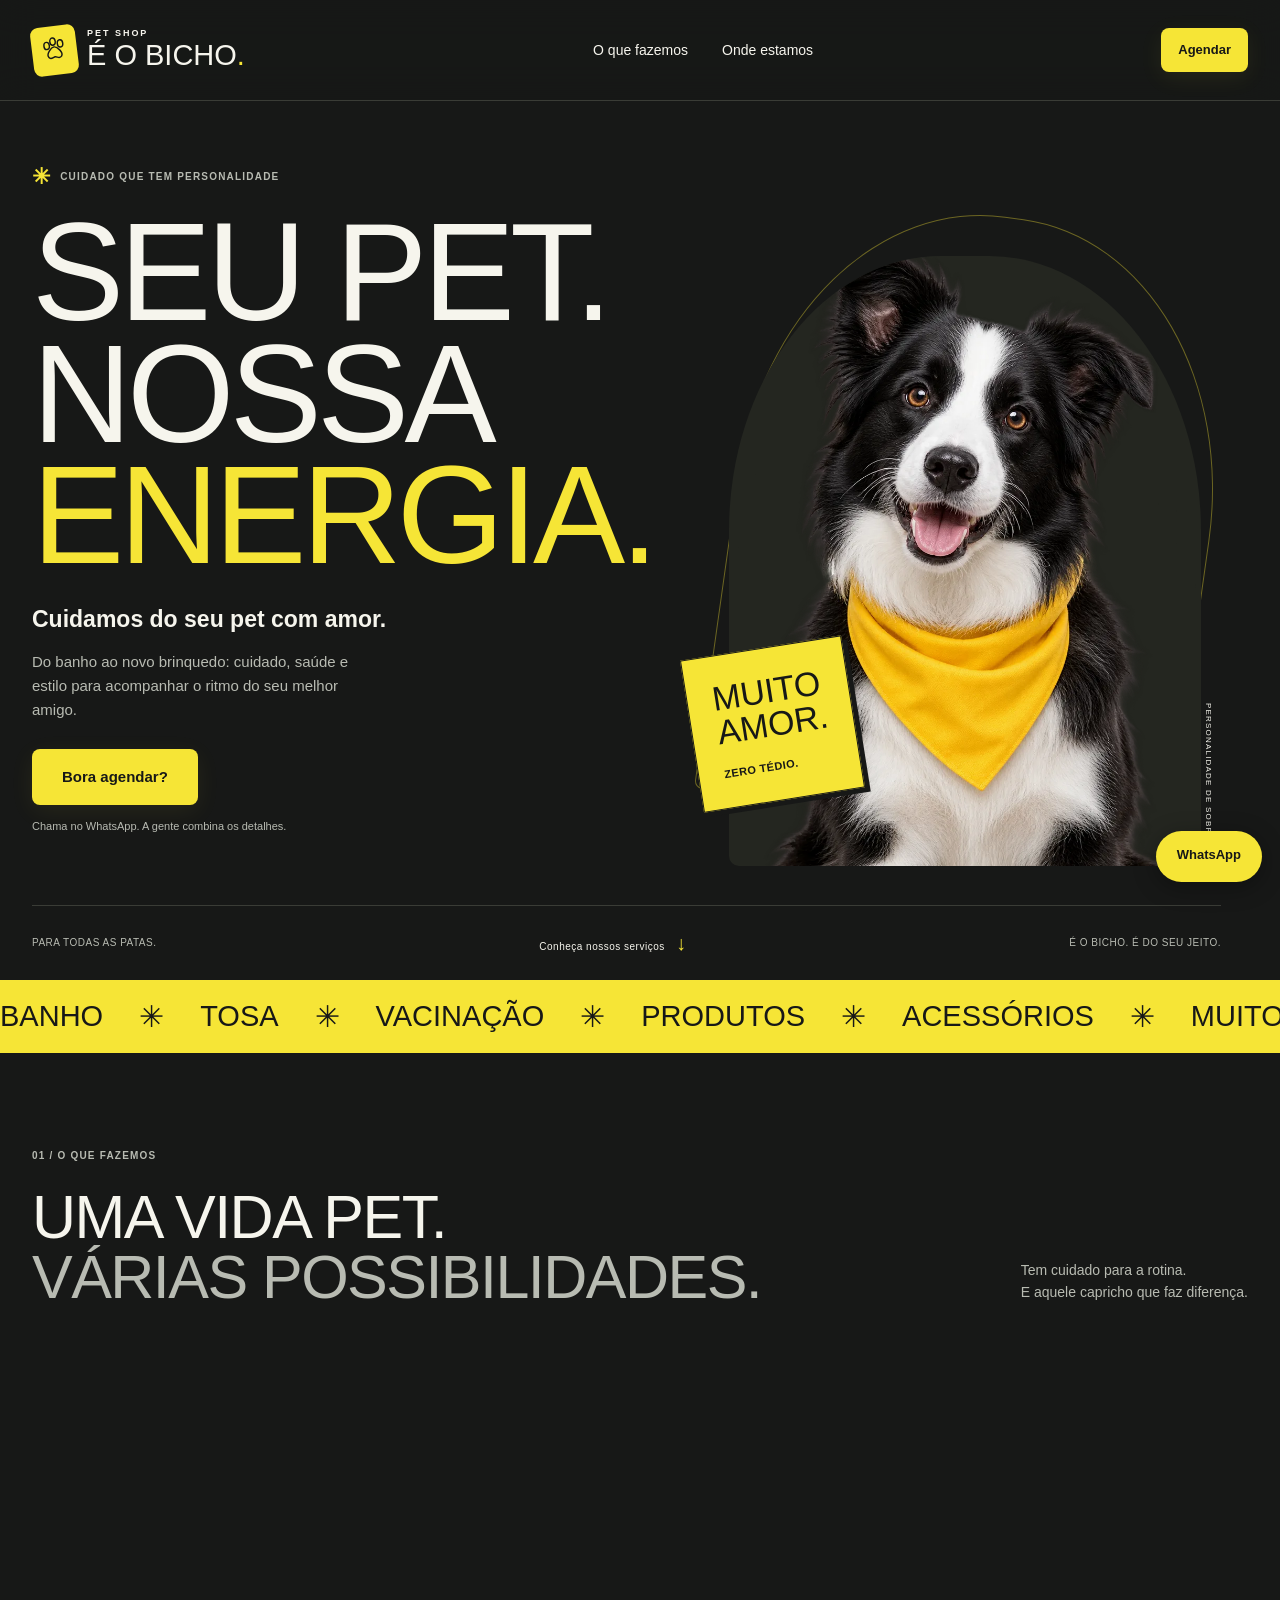
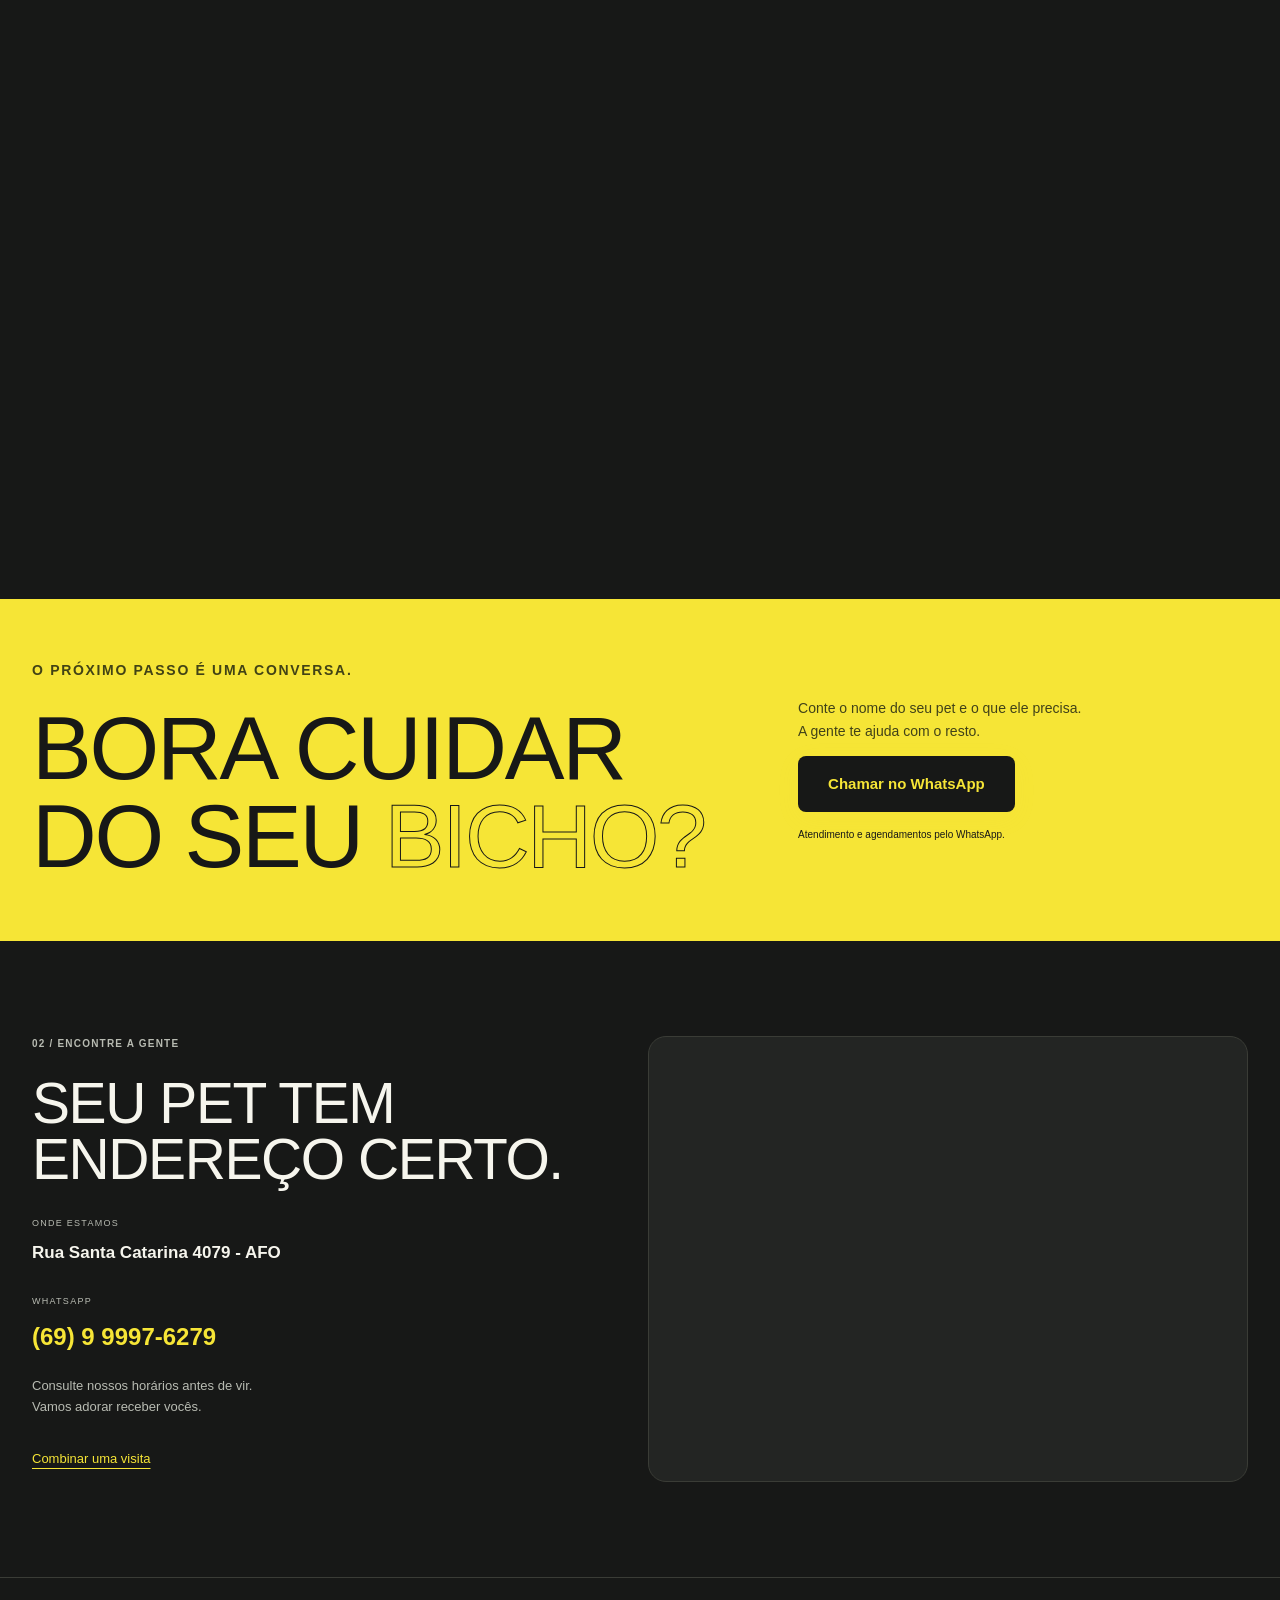
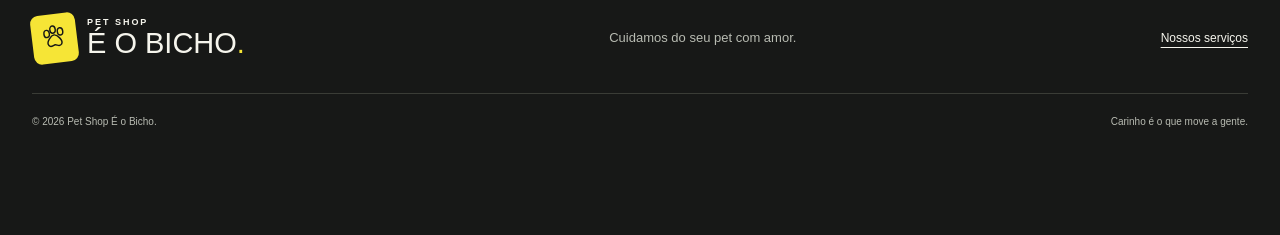
<file: index.html>
<!doctype html>
<html lang="pt-BR">
<head>
  <meta charset="UTF-8">
  <meta http-equiv="Content-Security-Policy" content="default-src 'self'; script-src 'self'; style-src 'self'; img-src 'self' data:; font-src 'self'; connect-src 'none'; frame-src 'self' https://www.google.com https://maps.google.com; object-src 'none'; base-uri 'none'; form-action 'none'">
  <meta name="viewport" content="width=device-width, initial-scale=1">
  <meta name="referrer" content="strict-origin-when-cross-origin">
  <meta name="theme-color" content="#171817">
  <meta name="description" content="Pet Shop É o Bicho: banho, tosa, vacinação, produtos e acessórios. Rua Santa Catarina 4079 - AFO. Agende pelo WhatsApp.">
  <title>Pet Shop É o Bicho | Cuidamos do seu pet com amor</title>
  <link rel="canonical" href="https://otaaviohenrique.github.io/pet-shop-e-o-bicho/">
  <meta property="og:type" content="website">
  <meta property="og:locale" content="pt_BR">
  <meta property="og:title" content="Pet Shop É o Bicho">
  <meta property="og:description" content="Banho, tosa, vacinação, produtos e acessórios. Agende pelo WhatsApp.">
  <meta property="og:url" content="https://otaaviohenrique.github.io/pet-shop-e-o-bicho/">
  <meta property="og:image" content="https://otaaviohenrique.github.io/pet-shop-e-o-bicho/assets/hero-dog.webp">
  <link rel="icon" href="favicon.svg" type="image/svg+xml">
  <link rel="stylesheet" href="styles.css">
  <script src="script.js" defer></script>
</head>
<body>
  <a class="skip-link" href="#conteudo">Pular para o conteúdo</a>
  <header class="site-header">
    <div class="container nav-shell">
      <a class="brand" href="#inicio" aria-label="Pet Shop É o Bicho, início"><span class="brand-icon"><svg viewBox="0 0 32 32" fill="none" stroke="currentColor" stroke-width="1.6" stroke-linecap="round" stroke-linejoin="round" aria-hidden="true"><ellipse cx="8" cy="10" rx="3" ry="4"/><ellipse cx="15" cy="6" rx="3" ry="4"/><ellipse cx="23" cy="9" rx="3" ry="4"/><path d="M9 23c-3-4 4-11 7-11s10 7 7 11c-2 3-5 0-7 0s-5 3-7 0Z"/></svg></span><span><small>PET SHOP</small><strong>É O BICHO<span class="brand-dot">.</span></strong></span></a>
      <nav aria-label="Navegação principal"><a href="#servicos">O que fazemos</a><a href="#localizacao">Onde estamos</a></nav>
      <a class="button button-small" data-whatsapp="geral" href="https://wa.me/5569999976279?text=Ol%C3%A1!%20Gostaria%20de%20agendar%20um%20hor%C3%A1rio%20no%20Pet%20Shop%20%C3%89%20o%20Bicho." target="_blank" rel="noopener noreferrer" aria-label="Agendar pelo WhatsApp, em nova aba">Agendar</a>
    </div>
  </header>
  <main id="conteudo">
    <section class="hero container" id="inicio" aria-labelledby="hero-title">
      <div class="hero-copy">
        <p class="eyebrow"><span class="small-cross" aria-hidden="true">✳</span> CUIDADO QUE TEM PERSONALIDADE</p>
        <h1 id="hero-title">SEU PET.<br>NOSSA<br><span>ENERGIA.</span></h1>
        <p class="hero-slogan">Cuidamos do seu pet com amor.</p>
        <p class="hero-description">Do banho ao novo brinquedo: cuidado, saúde e estilo para acompanhar o ritmo do seu melhor amigo.</p>
        <a class="button" data-whatsapp="geral" href="https://wa.me/5569999976279?text=Ol%C3%A1!%20Gostaria%20de%20agendar%20um%20hor%C3%A1rio%20no%20Pet%20Shop%20%C3%89%20o%20Bicho." target="_blank" rel="noopener noreferrer" aria-label="Bora agendar? pelo WhatsApp, em nova aba">Bora agendar?</a>
        <p class="hero-note">Chama no WhatsApp. A gente combina os detalhes.</p>
      </div>
      <div class="hero-visual">
        <span class="hero-outline" aria-hidden="true"></span>
        <div class="hero-photo"><picture><source srcset="assets/hero-dog-480.webp 480w, assets/hero-dog.webp 900w" sizes="(min-width: 900px) 45vw, 90vw" type="image/webp"><img src="assets/hero-dog.webp" alt="Border collie com bandana amarela, imagem ilustrativa do Pet Shop É o Bicho" width="900" height="1350" decoding="async" loading="lazy"></picture></div>
        <div class="hero-sticker" aria-hidden="true">MUITO<br>AMOR.<br><span>ZERO TÉDIO.</span></div>
        <span class="photo-caption">PERSONALIDADE DE SOBRA.</span>
      </div>
      <div class="hero-bottom"><span>PARA TODAS AS PATAS.</span><a href="#servicos">Conheça nossos serviços <span aria-hidden="true">↓</span></a><span>É O BICHO. É DO SEU JEITO.</span></div>
    </section>
    <div class="ticker" aria-hidden="true"><div>BANHO <span>✳</span> TOSA <span>✳</span> VACINAÇÃO <span>✳</span> PRODUTOS <span>✳</span> ACESSÓRIOS <span>✳</span> MUITO AMOR <span>✳</span></div></div>
    <section class="services container section" id="servicos" aria-labelledby="services-title">
      <div class="section-heading"><div><p class="eyebrow">01 / O QUE FAZEMOS</p><h2 id="services-title">UMA VIDA PET.<br><span>VÁRIAS POSSIBILIDADES.</span></h2></div><p>Tem cuidado para a rotina.<br>E aquele capricho que faz diferença.</p></div>
      <div class="bento">
        <article class="service service-bath reveal"><div class="card-top"><span class="category">LIMPEZA & BEM-ESTAR</span><span class="number">01</span></div><div class="bath-art" aria-hidden="true"><svg viewBox="0 0 32 32" fill="none" stroke="currentColor" stroke-width="1.6" stroke-linecap="round" stroke-linejoin="round" aria-hidden="true"><path d="M4 13h24v5a9 9 0 0 1-9 9h-6a9 9 0 0 1-9-9Zm1 0V6a3 3 0 0 1 6 0M8 27v3m16-3v3M17 4v2m5 1v2m-7 1v2"/></svg><span class="bubble bubble-one"></span><span class="bubble bubble-two"></span><span class="bubble bubble-three"></span></div><div class="service-copy"><h3>Banho.</h3><p>Um banho caprichado para renovar a pelagem e deixar seu parceiro pronto para a próxima aventura.</p><a class="card-link" data-whatsapp="banho" href="https://wa.me/5569999976279?text=Ol%C3%A1!%20Gostaria%20de%20agendar%20um%20banho%20para%20meu%20pet%20no%20Pet%20Shop%20%C3%89%20o%20Bicho." target="_blank" rel="noopener noreferrer" aria-label="Agendar banho pelo WhatsApp, em nova aba">Agendar banho</a></div></article>
        <article class="service service-groom reveal"><div class="card-top"><span class="category">ESTILO PRÓPRIO</span><span class="number">02</span></div><span class="card-icon"><svg viewBox="0 0 32 32" fill="none" stroke="currentColor" stroke-width="1.6" stroke-linecap="round" stroke-linejoin="round" aria-hidden="true"><circle cx="8" cy="8" r="4"/><circle cx="8" cy="24" r="4"/><path d="m11 11 17 17M11 21 28 4M16 16l4-4"/></svg></span><h3>Tosa.</h3><p>Conforto e um visual que combina com ele. Converse com a gente sobre o cuidado ideal para a pelagem.</p><a class="card-link" data-whatsapp="tosa" href="https://wa.me/5569999976279?text=Ol%C3%A1!%20Gostaria%20de%20agendar%20uma%20tosa%20para%20meu%20pet%20no%20Pet%20Shop%20%C3%89%20o%20Bicho." target="_blank" rel="noopener noreferrer" aria-label="Agendar tosa pelo WhatsApp, em nova aba">Agendar tosa</a></article>
        <article class="service service-health reveal"><div class="card-top"><span class="category">SAÚDE EM DIA</span><span class="number">03</span></div><span class="card-icon"><svg viewBox="0 0 32 32" fill="none" stroke="currentColor" stroke-width="1.6" stroke-linecap="round" stroke-linejoin="round" aria-hidden="true"><path d="M16 3 28 8v9c0 7-12 13-12 13S4 24 4 17V8ZM16 10v12m-6-6h12"/></svg></span><h3>Vacinação.</h3><p>Mais cuidado em cada fase da vida. Consulte a disponibilidade, a orientação profissional e os horários.</p><a class="card-link" data-whatsapp="vacinacao" href="https://wa.me/5569999976279?text=Ol%C3%A1!%20Gostaria%20de%20consultar%20a%20disponibilidade%20e%20agendar%20vacina%C3%A7%C3%A3o%20no%20Pet%20Shop%20%C3%89%20o%20Bicho." target="_blank" rel="noopener noreferrer" aria-label="Consultar vacinação pelo WhatsApp, em nova aba">Consultar vacinação</a></article>
        <article class="service service-products reveal"><div><div class="card-top"><span class="category">PARA O DIA A DIA</span><span class="number">04</span></div><h3>Produtos.</h3><p>Os itens que acompanham a rotina do seu pet. Fale com a gente para conhecer as opções disponíveis.</p><a class="card-link" data-whatsapp="produtos" href="https://wa.me/5569999976279?text=Ol%C3%A1!%20Gostaria%20de%20saber%20quais%20produtos%20est%C3%A3o%20dispon%C3%ADveis%20no%20Pet%20Shop%20%C3%89%20o%20Bicho." target="_blank" rel="noopener noreferrer" aria-label="Consultar produtos pelo WhatsApp, em nova aba">Consultar produtos</a></div><span class="products-icon"><svg viewBox="0 0 32 32" fill="none" stroke="currentColor" stroke-width="1.6" stroke-linecap="round" stroke-linejoin="round" aria-hidden="true"><path d="M5 10h22l2 20H3ZM11 10V7a5 5 0 0 1 10 0v3"/></svg></span></article>
        <article class="service service-accessories reveal"><div class="card-top"><span class="category">MAIS DIVERSÃO</span><span class="number">05</span></div><span class="card-icon"><svg viewBox="0 0 32 32" fill="none" stroke="currentColor" stroke-width="1.6" stroke-linecap="round" stroke-linejoin="round" aria-hidden="true"><path d="M7 11a5 5 0 1 1 6-6l14 14a5 5 0 1 1-6 8L7 13a5 5 0 1 1-2-6"/></svg></span><h3>Acessórios.</h3><p>Para passear, brincar e mostrar personalidade. Descubra o próximo favorito do seu melhor amigo.</p><a class="card-link" data-whatsapp="acessorios" href="https://wa.me/5569999976279?text=Ol%C3%A1!%20Gostaria%20de%20conhecer%20os%20acess%C3%B3rios%20dispon%C3%ADveis%20no%20Pet%20Shop%20%C3%89%20o%20Bicho." target="_blank" rel="noopener noreferrer" aria-label="Conhecer acessórios pelo WhatsApp, em nova aba">Conhecer acessórios</a></article>
      </div>
    </section>
    <section class="contact-strip" aria-labelledby="contact-title"><div class="container contact-inner"><div><p class="eyebrow">O PRÓXIMO PASSO É UMA CONVERSA.</p><h2 id="contact-title">BORA CUIDAR<br>DO SEU <span>BICHO?</span></h2></div><div><p>Conte o nome do seu pet e o que ele precisa.<br>A gente te ajuda com o resto.</p><a class="button button-dark" data-whatsapp="geral" href="https://wa.me/5569999976279?text=Ol%C3%A1!%20Gostaria%20de%20agendar%20um%20hor%C3%A1rio%20no%20Pet%20Shop%20%C3%89%20o%20Bicho." target="_blank" rel="noopener noreferrer" aria-label="Chamar no WhatsApp, em nova aba">Chamar no WhatsApp</a><small>Atendimento e agendamentos pelo WhatsApp.</small></div></div></section>
    <section class="location container section" id="localizacao" aria-labelledby="location-title"><div class="location-copy"><p class="eyebrow">02 / ENCONTRE A GENTE</p><h2 id="location-title">SEU PET TEM<br>ENDEREÇO CERTO.</h2><address><span>ONDE ESTAMOS</span><strong>Rua Santa Catarina 4079 - AFO</strong></address><div class="contact-number"><span>WHATSAPP</span><a href="tel:+5569999976279">(69) 9 9997-6279</a></div><p>Consulte nossos horários antes de vir.<br>Vamos adorar receber vocês.</p><a class="text-link" data-whatsapp="localizacao" href="https://wa.me/5569999976279?text=Ol%C3%A1!%20Gostaria%20de%20confirmar%20a%20localiza%C3%A7%C3%A3o%20e%20os%20hor%C3%A1rios%20do%20Pet%20Shop%20%C3%89%20o%20Bicho." target="_blank" rel="noopener noreferrer" aria-label="Combinar uma visita pelo WhatsApp, em nova aba">Combinar uma visita</a></div><div class="map-card">
      <!-- Google Maps por busca do endereço; substitua pelo embed oficial se o pino precisar de ajuste. -->
      <iframe
        src="https://maps.google.com/maps?q=Rua%20Santa%20Catarina%204079%2C%20Alta%20Floresta%20D%27Oeste%20-%20RO&amp;z=17&amp;output=embed"
        title="Mapa: Rua Santa Catarina 4079, Alta Floresta D’Oeste - RO"
        width="640"
        height="390"
        loading="lazy"
        referrerpolicy="strict-origin-when-cross-origin"
        allowfullscreen>
      </iframe>
    </div></section>
  </main>
  <footer class="site-footer"><div class="container footer-top"><a class="brand" href="#inicio" aria-label="Pet Shop É o Bicho, voltar ao início"><span class="brand-icon"><svg viewBox="0 0 32 32" fill="none" stroke="currentColor" stroke-width="1.6" stroke-linecap="round" stroke-linejoin="round" aria-hidden="true"><ellipse cx="8" cy="10" rx="3" ry="4"/><ellipse cx="15" cy="6" rx="3" ry="4"/><ellipse cx="23" cy="9" rx="3" ry="4"/><path d="M9 23c-3-4 4-11 7-11s10 7 7 11c-2 3-5 0-7 0s-5 3-7 0Z"/></svg></span><span><small>PET SHOP</small><strong>É O BICHO<span class="brand-dot">.</span></strong></span></a><p>Cuidamos do seu pet com amor.</p><a href="#servicos">Nossos serviços</a></div><div class="container footer-bottom"><p>© <span id="year">2026</span> Pet Shop É o Bicho.</p><p>Carinho é o que move a gente.</p></div></footer>
  <a class="floating-whatsapp" data-whatsapp="geral" href="https://wa.me/5569999976279?text=Ol%C3%A1!%20Gostaria%20de%20agendar%20um%20hor%C3%A1rio%20no%20Pet%20Shop%20%C3%89%20o%20Bicho." target="_blank" rel="noopener noreferrer" aria-label="Agendar pelo WhatsApp, em nova aba">WhatsApp</a>
</body>
</html>
</file>
<file: styles.css>
:root{color-scheme:dark;--bg:#171817;--panel:#232523;--yellow:#f6e536;--white:#f6f5ed;--muted:#b8bbb2;--line:#3a3c36;--ink:#171817;--radius:18px;--display:Impact,"Arial Narrow","Franklin Gothic Medium",sans-serif;--body:Arial,Helvetica,sans-serif}
*{box-sizing:border-box}html{scroll-behavior:smooth;scroll-padding-top:105px}body{margin:0;background:var(--bg);color:var(--white);font:16px/1.6 var(--body)}a{color:inherit;text-decoration:none}button,a{-webkit-tap-highlight-color:transparent}a:focus-visible{outline:3px solid currentColor;outline-offset:6px}img,svg{display:block;max-width:100%}h1,h2,h3,p{margin-top:0}h1,h2,h3{font-family:var(--display);font-weight:400;line-height:.98;letter-spacing:-.025em}p{color:var(--muted)}.container{width:min(1240px,calc(100% - 40px));margin-inline:auto}.section{padding-block:74px}.skip-link{position:fixed;top:8px;left:12px;background:var(--yellow);color:var(--ink);padding:12px 20px;z-index:100;transform:translateY(-180%)}.skip-link:focus{transform:none}.site-header{position:sticky;top:0;z-index:40;background:#171817f5;border-bottom:1px solid var(--line);backdrop-filter:blur(18px)}.nav-shell{min-height:88px;display:flex;align-items:center;justify-content:space-between;gap:20px}.brand{display:inline-flex;gap:10px;align-items:center;flex-shrink:0}.brand-icon{background:var(--yellow);color:var(--ink);width:39px;height:44px;display:grid;place-items:center;border-radius:8px;transform:rotate(-7deg)}.brand-icon svg{width:29px}.brand small{display:block;font-size:9px;font-weight:700;letter-spacing:.22em;line-height:1.4}.brand strong{font-family:var(--display);font-weight:400;font-size:25px;line-height:1.1;white-space:nowrap}.brand-dot{color:var(--yellow)}nav{display:none;gap:34px}nav a{font-size:14px;transition:color .2s}nav a:hover{color:var(--yellow)}.button{display:inline-flex;justify-content:center;align-items:center;min-height:55px;padding:15px 29px;background:var(--yellow);color:var(--ink);border:1px solid transparent;border-radius:8px;font-weight:800;font-size:15px;box-shadow:0 6px 25px #f6e53612;transition:transform .2s,background .2s,box-shadow .2s}.button:hover{background:#fff170;transform:translateY(-3px);box-shadow:0 10px 28px #f6e53625}.button-small{min-height:44px;padding:10px 16px;font-size:13px}.hero{padding-top:43px;display:grid;position:relative;gap:15px}.eyebrow{font-size:10px;letter-spacing:.12em;font-weight:700;color:var(--muted);display:flex;align-items:center;gap:9px;margin-bottom:24px}.small-cross{color:var(--yellow);font-size:22px;line-height:1}.hero h1{font-size:clamp(70px,18vw,100px);letter-spacing:-.035em;margin:0 0 24px;line-height:.88}.hero h1 span{color:var(--yellow)}.hero-slogan{font-size:20px;font-weight:700;color:var(--white);margin-bottom:12px}.hero-description{max-width:375px;font-size:15px;margin-bottom:27px}.hero-note{font-size:11px;margin-top:13px}.hero-visual{position:relative;min-height:415px;margin-top:16px;isolation:isolate;display:flex;align-items:flex-end;justify-content:center}.hero-outline{position:absolute;inset:7% 2% 6% 5%;border:1px solid #f6e53660;border-radius:48% 48% 8px 8px;transform:rotate(8deg);z-index:-1}.hero-photo{width:92%;height:420px;overflow:hidden;border-radius:45% 45% 10px 10px;background:#242620}.hero-photo img{height:100%;width:100%;object-fit:cover;object-position:center 28%}.hero-photo picture{display:block;height:100%}.hero-sticker{position:absolute;bottom:50px;left:-5px;padding:19px 21px;background:var(--yellow);color:var(--ink);font-family:var(--display);font-size:23px;line-height:1;transform:rotate(-9deg);box-shadow:5px 5px 0 #171817;border:1px solid #171817}.hero-sticker span{font-family:var(--body);font-size:9px;font-weight:800;letter-spacing:.04em}.photo-caption{position:absolute;right:7px;bottom:22px;writing-mode:vertical-rl;font-size:8px;letter-spacing:.15em;color:var(--white)}.hero-bottom{grid-column:1/-1;border-top:1px solid var(--line);margin-top:30px;padding:21px 0;display:flex;justify-content:space-between;align-items:center;gap:20px;font-size:10px;letter-spacing:.05em;color:var(--muted)}.hero-bottom>span:last-child{display:none}.hero-bottom a{color:var(--white)}.hero-bottom a span{font-size:20px;color:var(--yellow);margin-left:8px}.ticker{background:var(--yellow);color:var(--ink);overflow:hidden;padding:19px 0}.ticker>div{display:flex;width:max-content;align-items:center;gap:36px;font-family:var(--display);font-size:29px;line-height:1}.ticker span{font:30px var(--body)}.section-heading{display:flex;flex-direction:column;gap:6px;margin-bottom:30px}.section-heading h2,.location h2{font-size:clamp(36px,8vw,61px);margin-bottom:20px}.section-heading h2 span{color:var(--muted)}.section-heading>p{font-size:14px}.bento{display:grid;grid-template-columns:minmax(0,1fr);gap:15px}.service{background:var(--panel);padding:26px;border-radius:var(--radius);display:flex;flex-direction:column;position:relative;overflow:hidden;border:1px solid #ffffff0c;}.card-top{display:flex;align-items:center;justify-content:space-between;gap:16px;margin-bottom:25px}.category{font-size:9px;font-weight:800;letter-spacing:.12em}.number{font-size:11px;opacity:.6}.service h3{font-size:47px;margin-bottom:14px}.service p{font-size:14px;max-width:340px;margin-bottom:22px}.card-link{min-height:44px;display:flex;align-items:center;font-size:12px;font-weight:800;text-decoration:underline;text-underline-offset:6px;margin-top:auto;align-self:flex-start}.card-link:hover{text-decoration-thickness:2px}.service-copy{display:flex;flex:1;flex-direction:column}.card-icon{display:block;width:42px;margin-bottom:24px}.service-bath{background:#dfe4d4;color:var(--ink);min-height:370px}.service-bath p{color:#4b5146}.bath-art{height:125px;position:relative;margin:0 0 20px}.bath-art>svg{width:125px;margin:auto;transform:rotate(-8deg)}.bubble{border:1.5px solid #68735d;position:absolute;border-radius:50%}.bubble-one{width:30px;height:30px;left:15%;top:14px}.bubble-two{width:19px;height:19px;right:14%;top:10px}.bubble-three{width:12px;height:12px;left:24%;top:64px}.service-groom{background:var(--white);color:var(--ink)}.service-groom p{color:#55584f}.service-health{border-top:4px solid var(--yellow)}.service-health .card-icon{color:var(--yellow)}.service-products{background:#2d3028}.service-products>div{display:flex;flex-direction:column;flex:1}.products-icon{display:none}.service-accessories{background:var(--yellow);color:var(--ink)}.service-accessories p{color:#464416}.contact-strip{background:var(--yellow);color:var(--ink);padding:60px 0}.contact-inner{display:flex;flex-direction:column;gap:30px}.contact-inner .eyebrow{color:#424315}.contact-inner h2{font-size:clamp(54px,12vw,90px);margin:0}.contact-inner h2 span{-webkit-text-stroke:1px var(--ink);color:transparent}.contact-inner p{color:#414219;font-size:14px}.button-dark{color:var(--yellow);background:var(--ink)}.button-dark:hover{background:#30332b}.contact-inner small{display:block;font-size:10px;margin-top:15px}.location{display:grid;gap:35px}.location h2{font-size:clamp(40px,8vw,57px)}address{font-style:normal}.location-copy address>span,.contact-number>span{display:block;font-size:9px;letter-spacing:.14em;color:var(--muted);margin:28px 0 9px}.location-copy strong{font-size:17px}.contact-number a{font-size:24px;color:var(--yellow);font-weight:700}.contact-number a:hover{text-decoration:underline}.location-copy>p:not(.eyebrow){font-size:13px;margin:20px 0}.text-link{display:inline-flex;align-items:center;min-height:44px;font-size:13px;color:var(--yellow);text-decoration:underline;text-underline-offset:5px}.map-card{min-height:330px;border:1px solid var(--line);border-radius:var(--radius);overflow:hidden;background:var(--panel)}iframe{display:block;width:100%;height:100%;min-height:330px;border:0}.site-footer{border-top:1px solid var(--line);padding:36px 0 105px}.footer-top{display:flex;flex-wrap:wrap;align-items:center;justify-content:space-between;gap:28px}.footer-top p{font-size:13px;margin:0}.footer-top>a:last-child{font-size:12px;text-decoration:underline;text-underline-offset:5px}.footer-bottom{display:flex;flex-wrap:wrap;justify-content:space-between;border-top:1px solid var(--line);margin-top:30px;padding-top:20px;gap:8px}.footer-bottom p{font-size:10px;margin:0}.floating-whatsapp{position:fixed;right:max(18px,env(safe-area-inset-right));bottom:max(18px,env(safe-area-inset-bottom));z-index:60;min-height:51px;padding:14px 21px;border-radius:50px;background:var(--yellow);color:var(--ink);font-size:13px;font-weight:800;box-shadow:0 5px 25px #0005}.floating-whatsapp:hover{background:#fff170}
@media(min-width:650px){.container{width:min(1240px,calc(100% - 64px))}nav{display:flex}.hero{grid-template-columns:1.05fr .95fr;padding-top:65px;gap:24px}.hero h1{font-size:clamp(73px,10.8vw,142px)}.hero-visual{min-height:500px;margin-top:0}.hero-photo{height:95%;max-height:610px}.hero-sticker{font-size:26px;bottom:65px;left:-18px}.hero-bottom>span:last-child{display:block}.hero-bottom{margin-top:25px}.hero-slogan{font-size:19px}.hero-note{max-width:220px}.bento{grid-template-columns:repeat(2,minmax(0,1fr))}.service-bath{grid-row:span 2}.bath-art{height:225px;display:grid;place-items:center}.bath-art>svg{width:160px}.service-products{grid-column:span 2;flex-direction:row;gap:30px}.products-icon{display:grid;place-items:center;width:30%;color:var(--yellow)}.products-icon svg{width:110px;transform:rotate(12deg)}.service-accessories{grid-column:span 2}.service-accessories .card-icon{position:absolute;right:45px;top:75px;width:65px}.contact-inner{flex-direction:row;align-items:center;justify-content:space-between;gap:40px}.contact-inner>div{flex:1}.contact-inner h2{font-size:clamp(58px,7vw,90px)}.location{grid-template-columns:1fr 1fr;gap:45px}.section{padding-block:95px}}
@media(min-width:1000px){.nav-shell{min-height:100px}.brand strong{font-size:29px}.brand-icon{width:45px;height:49px}.hero{padding-top:65px;column-gap:55px}.hero-visual{min-height:580px}.hero-copy{padding-bottom:20px}.hero-slogan{font-size:23px}.hero-description{font-size:15px;max-width:340px}.hero-note{max-width:none}.hero-sticker{font-size:34px;padding:25px;bottom:65px}.hero-sticker span{font-size:11px}.hero-bottom{margin-top:15px}.section-heading{flex-direction:row;align-items:flex-end;justify-content:space-between;margin-bottom:42px}.section-heading>p{margin-bottom:24px}.bento{grid-template-columns:1.05fr 1fr 1fr;grid-template-rows:auto auto;gap:18px}.service{padding:32px}.service-bath{grid-row:1/3}.service-groom{grid-column:2;grid-row:1}.service-health{grid-column:3;grid-row:1}.service-products{grid-column:2;grid-row:2}.products-icon{display:none}.service-accessories{grid-column:3;grid-row:2}.service-accessories .card-icon{position:static;width:42px}.bath-art{height:260px;margin-block:20px 55px}.bath-art>svg{width:185px}.service-bath h3{font-size:65px}.contact-inner>div:last-child{flex:0 0 37%}.location{grid-template-columns:1fr 1.12fr;gap:80px}}
@media(max-width:370px){.container{width:calc(100% - 32px)}.brand strong{font-size:21px}.brand-icon{width:32px;height:38px}.nav-shell{gap:10px}.button-small{padding-inline:12px}.hero h1{font-size:69px}.eyebrow{font-size:8px}.service{padding:23px}}
@media(prefers-reduced-motion:reduce){html{scroll-behavior:auto}*,*::before,*::after{animation:none!important;transition:none!important}}

@media(max-width:649px){.hero-outline{inset:9% 12% 8% 12%}}

/* Entrada independente do transform usado no hover. */
.scroll-reveal {
  opacity: 1;
  translate: 0 0;
  transition: opacity .6s ease var(--reveal-delay, 0s),
              translate .6s ease var(--reveal-delay, 0s);
}
.scroll-reveal.is-pending {
  opacity: 0;
  translate: 0 22px;
}
.bento > .service:nth-child(2) { --reveal-delay: .07s; }
.bento > .service:nth-child(3) { --reveal-delay: .14s; }
.bento > .service:nth-child(4) { --reveal-delay: .21s; }
.bento > .service:nth-child(5) { --reveal-delay: .28s; }

.service {
  transition: transform .3s ease, box-shadow .3s ease,
              opacity .6s ease var(--reveal-delay, 0s),
              translate .6s ease var(--reveal-delay, 0s);
}
@media (hover: hover) and (pointer: fine) {
  .service:hover {
    transform: translateY(-5px);
    box-shadow: 0 14px 32px #0003, 0 0 22px #f6e53624;
  }
}
.service:focus-within {
  box-shadow: 0 0 0 2px var(--yellow), 0 0 22px #f6e53624;
}
/* O foco de teclado nunca fica invisível aguardando a cascata. */
.scroll-reveal:focus-within {
  opacity: 1;
  translate: none;
  transition: none;
}
.floating-whatsapp {
  animation: pulse 3s ease-in-out infinite;
}
.floating-whatsapp:is(:hover, :focus-visible) {
  animation-play-state: paused;
}
@keyframes pulse {
  0%, 100% { box-shadow: 0 0 0 0 #f6e53645, 0 5px 25px #0005; }
  65% { box-shadow: 0 0 0 12px #f6e53600, 0 5px 25px #0005; }
}
@media (prefers-reduced-motion: reduce) {
  .scroll-reveal,
  .scroll-reveal.is-pending {
    opacity: 1;
    translate: none;
    transition: none;
  }
  .service:hover { transform: none; }
  .floating-whatsapp { animation: none; }
}
</file>
